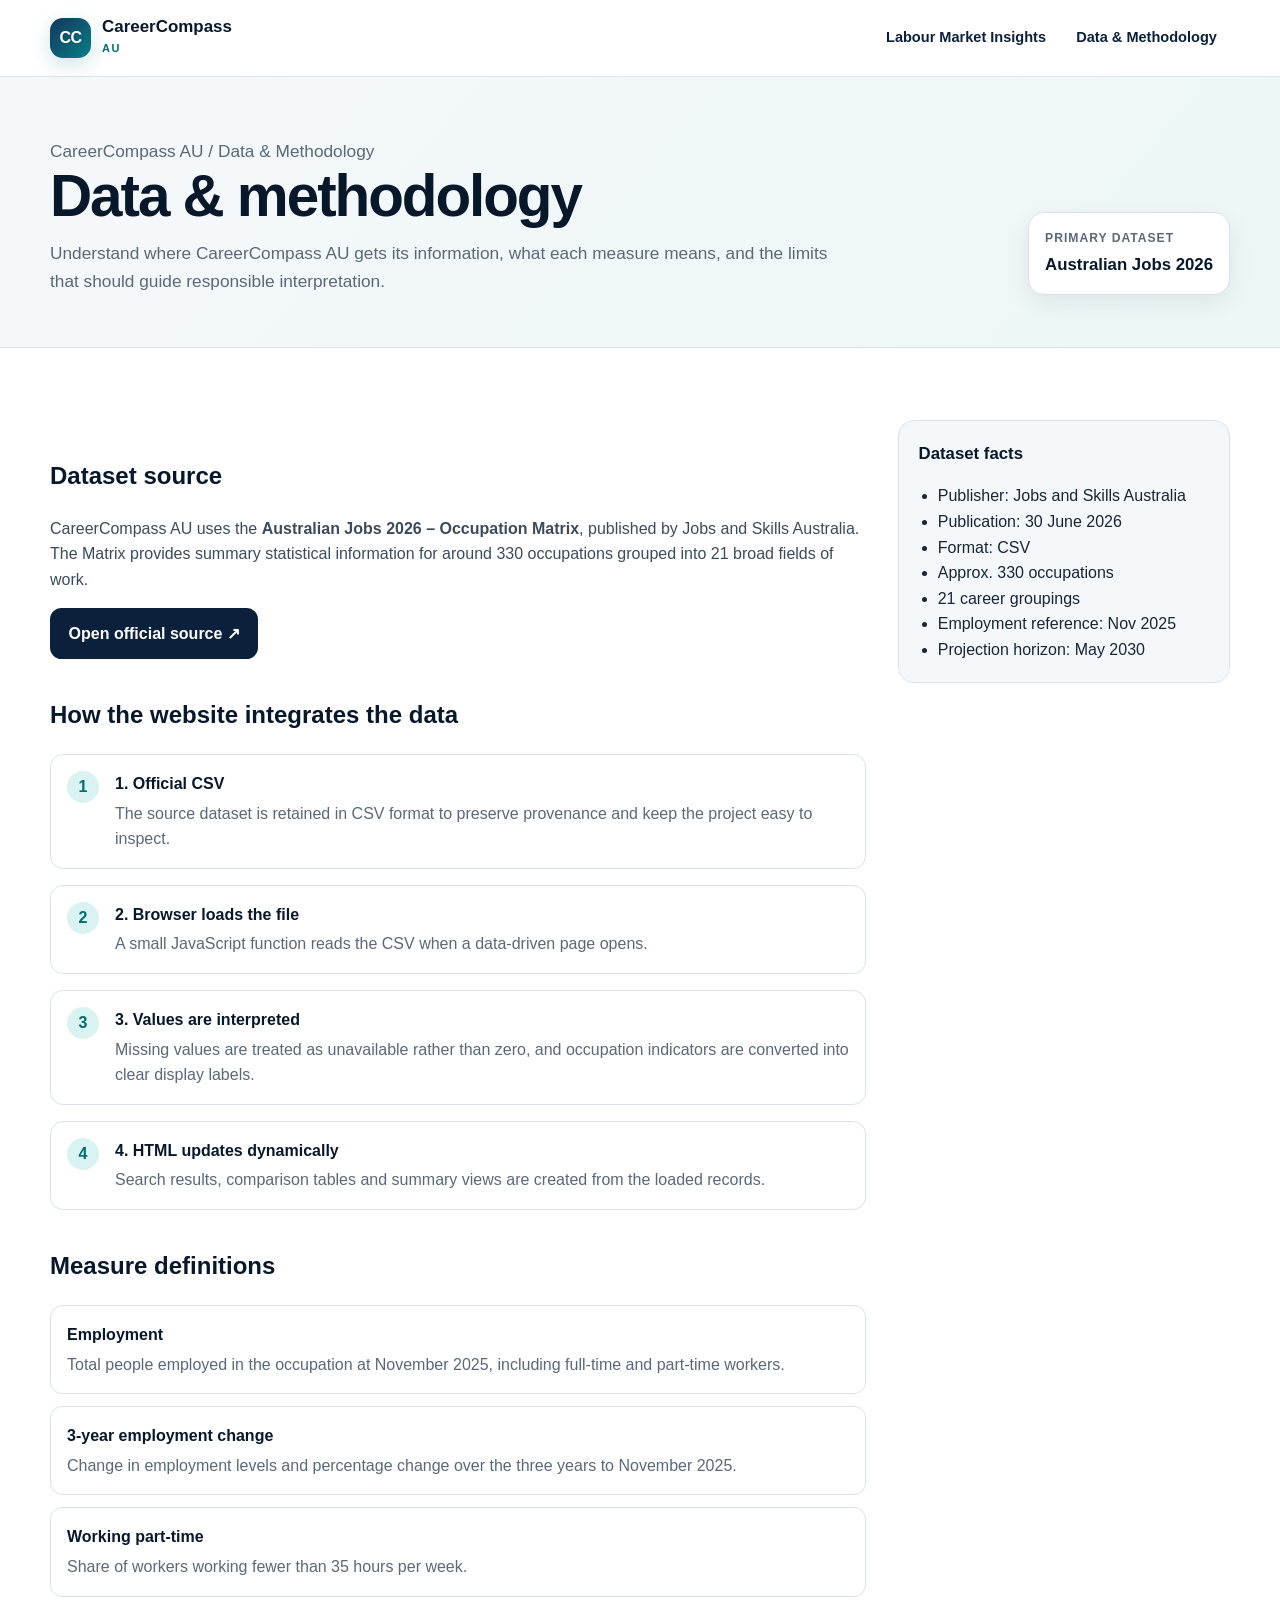
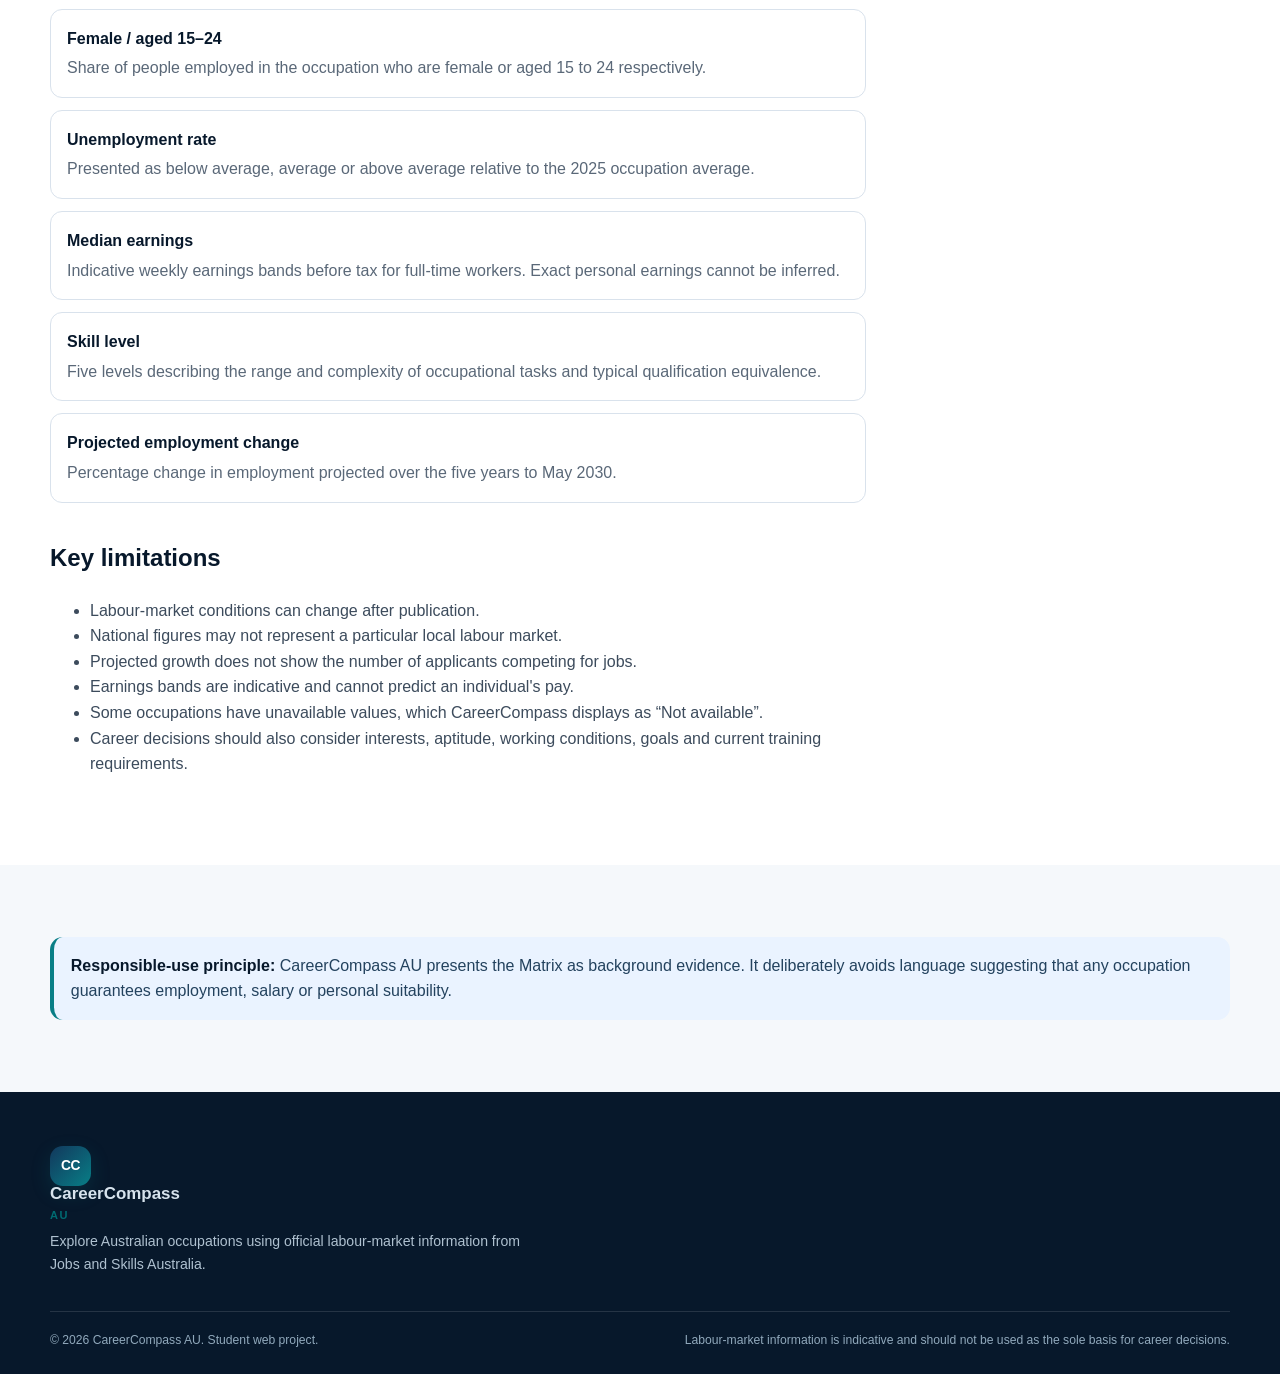
<file: Draft_Santosh_Kumar_CompletedPages/data.html>
<!doctype html>
<html lang="en-AU">
<head>
<meta charset="utf-8"/>
<meta content="width=device-width, initial-scale=1" name="viewport"/>
<meta content="Understand the CareerCompass AU dataset, definitions, methodology and limitations." name="description"/>
<title>Data &amp; Methodology | CareerCompass AU</title>
<link href="css/styles.css" rel="stylesheet"/>
</head>
<body>
<a class="skip-link" href="#main-content">Skip to main content</a>
<header class="site-header">
<div class="container nav-shell">
<a aria-label="CareerCompass AU home" class="brand" href="insights.html">
<span aria-hidden="true" class="brand-mark">CC</span>
<span><strong>CareerCompass</strong><small>AU</small></span>
</a>
<nav aria-label="Primary navigation" class="desktop-nav"><a href="insights.html">Labour Market Insights</a><a href="data.html">Data &amp; Methodology</a></nav>
<details class="mobile-nav">
<summary aria-label="Open navigation">Menu</summary>
<div class="mobile-nav-panel"><a href="insights.html">Labour Market Insights</a><a href="data.html">Data &amp; Methodology</a></div>
</details>
</div>
</header>
<main id="main-content">
<section class="page-hero"><div class="container page-hero-grid"><div><p class="breadcrumb"><span>CareerCompass AU</span> / Data &amp; Methodology</p><h1>Data &amp; methodology</h1><p>Understand where CareerCompass AU gets its information, what each measure means, and the limits that should guide responsible interpretation.</p></div><div class="page-badge"><span>Primary dataset</span><strong>Australian Jobs 2026</strong></div></div></section>
<section class="section"><div class="container content-grid"><article class="prose">
<h2>Dataset source</h2><p>CareerCompass AU uses the <strong>Australian Jobs 2026 – Occupation Matrix</strong>, published by Jobs and Skills Australia. The Matrix provides summary statistical information for around 330 occupations grouped into 21 broad fields of work.</p>
<p><a class="button button-dark" href="https://www.jobsandskills.gov.au/research/australian-jobs" rel="noopener noreferrer" target="_blank">Open official source ↗</a></p>
<h2>How the website integrates the data</h2><div class="steps"><div class="step"><h3>1. Official CSV</h3><p>The source dataset is retained in CSV format to preserve provenance and keep the project easy to inspect.</p></div><div class="step"><h3>2. Browser loads the file</h3><p>A small JavaScript function reads the CSV when a data-driven page opens.</p></div><div class="step"><h3>3. Values are interpreted</h3><p>Missing values are treated as unavailable rather than zero, and occupation indicators are converted into clear display labels.</p></div><div class="step"><h3>4. HTML updates dynamically</h3><p>Search results, comparison tables and summary views are created from the loaded records.</p></div></div>
<h2>Measure definitions</h2><dl class="definition-list"><div><dt>Employment</dt><dd>Total people employed in the occupation at November 2025, including full-time and part-time workers.</dd></div><div><dt>3-year employment change</dt><dd>Change in employment levels and percentage change over the three years to November 2025.</dd></div><div><dt>Working part-time</dt><dd>Share of workers working fewer than 35 hours per week.</dd></div><div><dt>Female / aged 15–24</dt><dd>Share of people employed in the occupation who are female or aged 15 to 24 respectively.</dd></div><div><dt>Unemployment rate</dt><dd>Presented as below average, average or above average relative to the 2025 occupation average.</dd></div><div><dt>Median earnings</dt><dd>Indicative weekly earnings bands before tax for full-time workers. Exact personal earnings cannot be inferred.</dd></div><div><dt>Skill level</dt><dd>Five levels describing the range and complexity of occupational tasks and typical qualification equivalence.</dd></div><div><dt>Projected employment change</dt><dd>Percentage change in employment projected over the five years to May 2030.</dd></div></dl>
<h2>Key limitations</h2><ul><li>Labour-market conditions can change after publication.</li><li>National figures may not represent a particular local labour market.</li><li>Projected growth does not show the number of applicants competing for jobs.</li><li>Earnings bands are indicative and cannot predict an individual's pay.</li><li>Some occupations have unavailable values, which CareerCompass displays as “Not available”.</li><li>Career decisions should also consider interests, aptitude, working conditions, goals and current training requirements.</li></ul>
</article><aside class="side-panel"><h2>Dataset facts</h2><ul><li>Publisher: Jobs and Skills Australia</li><li>Publication: 30 June 2026</li><li>Format: CSV</li><li>Approx. 330 occupations</li><li>21 career groupings</li><li>Employment reference: Nov 2025</li><li>Projection horizon: May 2030</li></ul></aside></div></section>
<section class="section surface"><div class="container"><div class="notice"><strong>Responsible-use principle:</strong> CareerCompass AU presents the Matrix as background evidence. It deliberately avoids language suggesting that any occupation guarantees employment, salary or personal suitability.</div></div></section>
</main>
<footer class="site-footer"><div class="container footer-grid"><div><a class="brand brand-footer" href="insights.html"><span aria-hidden="true" class="brand-mark">CC</span><span><strong>CareerCompass</strong><small>AU</small></span></a><p>Explore Australian occupations using official labour-market information from Jobs and Skills Australia.</p></div></div><div class="container footer-bottom"><p>© 2026 CareerCompass AU. Student web project.</p><p>Labour-market information is indicative and should not be used as the sole basis for career decisions.</p></div></footer>
<script defer="True" src="js/shared-data.js"></script><script defer="True" src="js/member-pages.js"></script></body>
</html>
</file>
<file: Draft_Santosh_Kumar_CompletedPages/css/styles.css>
:root {
  --navy-950: #07182b;
  --navy-900: #0b213b;
  --navy-800: #12385d;
  --teal-700: #006b72;
  --teal-600: #087e86;
  --teal-100: #d9f3f2;
  --blue-100: #eaf3ff;
  --gold-500: #f5b841;
  --gold-100: #fff4d6;
  --green-700: #176b45;
  --green-100: #dff3e9;
  --red-700: #a13d3d;
  --red-100: #fce8e8;
  --ink: #182536;
  --muted: #5a6878;
  --line: #d9e2ec;
  --surface: #ffffff;
  --surface-2: #f5f8fb;
  --surface-3: #eef4f7;
  --shadow-sm: 0 8px 24px rgba(7, 24, 43, .08);
  --shadow-md: 0 18px 55px rgba(7, 24, 43, .12);
  --radius-sm: .65rem;
  --radius-md: 1rem;
  --radius-lg: 1.5rem;
  --content: 1180px;
}

* { box-sizing: border-box; }
html { scroll-behavior: smooth; }
body {
  margin: 0;
  color: var(--ink);
  background: var(--surface);
  font-family: Arial, Helvetica, sans-serif;
  line-height: 1.6;
  -webkit-font-smoothing: antialiased;
}
img { max-width: 100%; height: auto; }
a { color: var(--teal-700); text-underline-offset: .18em; }
a:hover { text-decoration-thickness: 2px; }
button, input, select, textarea { font: inherit; }
button { cursor: pointer; }
:focus-visible { outline: 3px solid var(--gold-500); outline-offset: 3px; }

.skip-link {
  position: fixed; left: 1rem; top: -5rem; z-index: 9999;
  background: #fff; color: var(--navy-950); padding: .7rem 1rem;
  border-radius: .5rem; box-shadow: var(--shadow-sm); font-weight: 700;
}
.skip-link:focus { top: 1rem; }

.container { width: min(calc(100% - 2rem), var(--content)); margin-inline: auto; }
.section { padding: 4.5rem 0; }
.section-tight { padding: 3rem 0; }
.surface { background: var(--surface-2); }
.eyebrow { margin: 0 0 .6rem; color: var(--teal-700); font-size: .78rem; font-weight: 800; letter-spacing: .12em; text-transform: uppercase; }
.section-heading { max-width: 760px; margin-bottom: 2rem; }
.section-heading h2 { margin: .2rem 0 .7rem; font-size: clamp(1.8rem, 3vw, 2.65rem); line-height: 1.16; color: var(--navy-950); }
.section-heading p { margin: 0; color: var(--muted); font-size: 1.06rem; }

.site-header { position: sticky; top: 0; z-index: 1000; background: rgba(255,255,255,.97); border-bottom: 1px solid rgba(217,226,236,.85); }
.nav-shell { min-height: 76px; display: flex; align-items: center; justify-content: space-between; gap: 2rem; }
.brand { display: inline-flex; align-items: center; gap: .7rem; color: var(--navy-950); text-decoration: none; }
.brand-mark { width: 2.55rem; height: 2.55rem; display: grid; place-items: center; border-radius: .8rem; color: white; font-weight: 900; letter-spacing: -.04em; background: linear-gradient(135deg, var(--navy-800), var(--teal-600)); box-shadow: 0 7px 20px rgba(8,126,134,.2); }
.brand strong { display: block; line-height: 1; font-size: 1.06rem; }
.brand small { display: block; margin-top: .24rem; color: var(--teal-700); font-size: .69rem; font-weight: 800; letter-spacing: .14em; }
.desktop-nav { display: flex; align-items: center; gap: .25rem; }
.desktop-nav > a, .nav-group-label { border: 0; background: transparent; color: var(--navy-900); text-decoration: none; padding: .65rem .82rem; border-radius: .55rem; font-weight: 700; font-size: .91rem; }
.desktop-nav > a:hover, .nav-group-label:hover { background: var(--surface-3); }
.desktop-nav .nav-cta { margin-left: .3rem; background: var(--navy-900); color: white; padding-inline: 1rem; }
.desktop-nav .nav-cta:hover { background: var(--teal-700); }
.nav-group { position: relative; }
.nav-dropdown { position: absolute; top: calc(100% + .5rem); left: 0; min-width: 235px; display: none; padding: .5rem; background: white; border: 1px solid var(--line); border-radius: .85rem; box-shadow: var(--shadow-md); }
.nav-dropdown-right { right: 0; left: auto; }
.nav-dropdown a { display: block; color: var(--ink); text-decoration: none; padding: .7rem .75rem; border-radius: .55rem; font-weight: 700; font-size: .9rem; }
.nav-dropdown a:hover { background: var(--surface-2); color: var(--teal-700); }
.nav-group:hover .nav-dropdown, .nav-group:focus-within .nav-dropdown { display: block; }
.mobile-nav { display: none; position: relative; }
.mobile-nav summary { list-style: none; padding: .55rem .85rem; border: 1px solid var(--line); border-radius: .65rem; font-weight: 800; color: var(--navy-900); }
.mobile-nav summary::-webkit-details-marker { display: none; }
.mobile-nav-panel { position: absolute; right: 0; top: calc(100% + .65rem); width: min(82vw, 320px); background: white; border: 1px solid var(--line); border-radius: .9rem; padding: .6rem; box-shadow: var(--shadow-md); max-height: 72vh; overflow: auto; }
.mobile-nav-panel a, .mobile-nav-panel span { display: block; padding: .67rem .75rem; border-radius: .5rem; text-decoration: none; }
.mobile-nav-panel a { color: var(--ink); font-weight: 700; }
.mobile-nav-panel a:hover { background: var(--surface-2); }
.mobile-nav-panel span { padding-top: 1rem; color: var(--teal-700); font-size: .75rem; font-weight: 900; letter-spacing: .1em; text-transform: uppercase; }

.hero { position: relative; overflow: hidden; padding: 6rem 0 5.3rem; background: linear-gradient(128deg, var(--navy-950), #103c5e 63%, #0c6670); color: white; }
.hero::before, .hero::after { content: ""; position: absolute; border-radius: 50%; pointer-events: none; }
.hero::before { width: 35rem; height: 35rem; right: -14rem; top: -19rem; border: 1px solid rgba(255,255,255,.14); box-shadow: 0 0 0 75px rgba(255,255,255,.035), 0 0 0 150px rgba(255,255,255,.025); }
.hero::after { width: 17rem; height: 17rem; left: 47%; bottom: -13rem; background: rgba(245,184,65,.08); }
.hero-grid { position: relative; z-index: 1; display: grid; grid-template-columns: minmax(0,1.15fr) minmax(330px,.85fr); gap: 4.2rem; align-items: center; }
.hero h1 { margin: .3rem 0 1.1rem; max-width: 760px; font-size: clamp(2.45rem, 6vw, 4.8rem); line-height: 1.02; letter-spacing: -.045em; }
.hero p { max-width: 690px; margin: 0 0 1.8rem; font-size: clamp(1.05rem, 2vw, 1.22rem); color: #dce9f4; }
.hero .eyebrow { color: #9fe8e2; }
.hero-actions { display: flex; flex-wrap: wrap; gap: .8rem; margin-bottom: 1.4rem; }
.button { display: inline-flex; justify-content: center; align-items: center; gap: .45rem; min-height: 46px; padding: .72rem 1.1rem; border: 1px solid transparent; border-radius: .72rem; text-decoration: none; font-weight: 800; transition: transform .18s ease, background .18s ease, border-color .18s ease; }
.button:hover { transform: translateY(-2px); text-decoration: none; }
.button-primary { background: var(--gold-500); color: var(--navy-950); }
.button-primary:hover { background: #ffd06a; }
.button-secondary { border-color: rgba(255,255,255,.38); color: white; background: rgba(255,255,255,.06); }
.button-secondary:hover { background: rgba(255,255,255,.12); }
.button-dark { background: var(--navy-900); color: white; }
.button-dark:hover { background: var(--teal-700); }
.button-light { background: white; border-color: var(--line); color: var(--navy-900); }
.button-light:hover { background: var(--surface-2); }
.hero-note { display: flex; align-items: flex-start; gap: .55rem; max-width: 620px; font-size: .86rem; color: #c8d7e4; }
.hero-note span { color: var(--gold-500); font-size: 1rem; }
.hero-dashboard { background: rgba(255,255,255,.98); color: var(--ink); padding: 1.25rem; border-radius: 1.35rem; box-shadow: 0 28px 70px rgba(0,0,0,.23); }
.dashboard-top { display: flex; align-items: center; justify-content: space-between; margin-bottom: 1rem; }
.dashboard-top strong { color: var(--navy-950); }
.status-pill { display: inline-flex; align-items: center; gap: .35rem; padding: .3rem .55rem; border-radius: 999px; background: var(--green-100); color: var(--green-700); font-size: .72rem; font-weight: 800; }
.fake-search { padding: .72rem .85rem; border: 1px solid var(--line); border-radius: .7rem; color: var(--muted); background: white; margin-bottom: .9rem; }
.mini-career { padding: .85rem; border: 1px solid var(--line); border-radius: .8rem; margin-top: .7rem; }
.mini-career-head { display: flex; justify-content: space-between; gap: 1rem; align-items: start; }
.mini-career strong { display: block; color: var(--navy-950); }
.mini-career small { color: var(--muted); }
.trend-up { color: var(--green-700); font-weight: 900; }
.mini-bar { height: .42rem; margin-top: .75rem; background: var(--surface-3); border-radius: 999px; overflow: hidden; }
.mini-bar span { display: block; height: 100%; border-radius: inherit; background: linear-gradient(90deg, var(--teal-600), #4ab2ac); }

.stat-grid { display: grid; grid-template-columns: repeat(4, 1fr); gap: 1rem; margin-top: -2.15rem; position: relative; z-index: 5; }
.stat-card { background: white; border: 1px solid var(--line); border-radius: var(--radius-md); padding: 1.25rem; box-shadow: var(--shadow-sm); }
.stat-card strong { display: block; color: var(--navy-950); font-size: 1.75rem; line-height: 1.1; }
.stat-card span { color: var(--muted); font-size: .88rem; }

.card-grid { display: grid; grid-template-columns: repeat(3, 1fr); gap: 1.25rem; }
.feature-card, .info-card, .skill-card, .metric-card { background: white; border: 1px solid var(--line); border-radius: var(--radius-md); padding: 1.35rem; }
.feature-card { box-shadow: 0 10px 30px rgba(7,24,43,.055); transition: transform .18s ease, box-shadow .18s ease, border-color .18s ease; }
.feature-card:hover { transform: translateY(-4px); box-shadow: var(--shadow-md); border-color: #b5ccd8; }
.card-kicker { display: inline-block; margin-bottom: .75rem; padding: .24rem .5rem; border-radius: 999px; background: var(--teal-100); color: var(--teal-700); font-size: .72rem; font-weight: 900; text-transform: uppercase; letter-spacing: .07em; }
.feature-card h3, .info-card h3, .skill-card h3 { margin: .1rem 0 .55rem; color: var(--navy-950); font-size: 1.17rem; }
.feature-card p, .info-card p, .skill-card p { margin: 0 0 .9rem; color: var(--muted); }
.card-link { font-weight: 800; text-decoration: none; }
.card-link::after { content: " →"; }

.page-hero { padding: 3.8rem 0 3.25rem; background: linear-gradient(130deg, var(--surface-2), #edf7f7); border-bottom: 1px solid var(--line); }
.page-hero-grid { display: grid; grid-template-columns: 1fr auto; gap: 2rem; align-items: end; }
.breadcrumb { margin: 0 0 .75rem; color: var(--muted); font-size: .88rem; }
.breadcrumb a { color: var(--teal-700); }
.page-hero h1 { max-width: 850px; margin: 0 0 .8rem; color: var(--navy-950); font-size: clamp(2.1rem, 5vw, 3.65rem); line-height: 1.06; letter-spacing: -.035em; }
.page-hero p { max-width: 800px; margin: 0; color: var(--muted); font-size: 1.08rem; }
.page-badge { min-width: 190px; padding: 1rem; border-radius: var(--radius-md); background: white; border: 1px solid var(--line); box-shadow: var(--shadow-sm); }
.page-badge span { display: block; color: var(--muted); font-size: .76rem; font-weight: 800; text-transform: uppercase; letter-spacing: .08em; }
.page-badge strong { display: block; margin-top: .2rem; color: var(--navy-950); font-size: 1.05rem; }

.notice { padding: 1rem 1.05rem; border-radius: .8rem; border-left: 4px solid var(--teal-600); background: var(--blue-100); color: #23425e; }
.notice strong { color: var(--navy-950); }
.notice-warning { border-left-color: var(--gold-500); background: var(--gold-100); color: #624d19; }
.notice-danger { border-left-color: var(--red-700); background: var(--red-100); color: #703131; }
.data-status { display: none; margin: 0 0 1rem; padding: .7rem .9rem; border-radius: .7rem; background: var(--gold-100); color: #654d12; font-size: .88rem; }
.data-status.is-visible { display: block; }

.filter-panel { margin-bottom: 1.4rem; padding: 1.2rem; background: var(--surface-2); border: 1px solid var(--line); border-radius: var(--radius-md); }
.filter-grid { display: grid; grid-template-columns: 2fr repeat(3, 1fr); gap: .9rem; }
.form-field { display: flex; flex-direction: column; gap: .38rem; }
.form-field label, fieldset legend { color: var(--navy-900); font-weight: 800; font-size: .88rem; }
input, select, textarea { width: 100%; border: 1px solid #bac8d5; border-radius: .65rem; background: white; color: var(--ink); padding: .72rem .8rem; }
input:hover, select:hover, textarea:hover { border-color: #8aa2b5; }
textarea { min-height: 145px; resize: vertical; }
.filter-actions { display: flex; flex-wrap: wrap; align-items: end; gap: .65rem; margin-top: .9rem; }
.results-head { display: flex; justify-content: space-between; align-items: center; gap: 1rem; margin-bottom: 1rem; }
.results-head p { margin: 0; color: var(--muted); }
.result-count { font-weight: 900; color: var(--navy-950); }

.career-results { display: grid; grid-template-columns: repeat(3, 1fr); gap: 1rem; }
.career-card { display: flex; flex-direction: column; min-height: 100%; background: white; border: 1px solid var(--line); border-radius: var(--radius-md); padding: 1.2rem; box-shadow: 0 8px 24px rgba(7,24,43,.05); }
.career-card-top { display: flex; justify-content: space-between; gap: 1rem; align-items: flex-start; }
.career-card h2, .career-card h3 { margin: .15rem 0 .35rem; color: var(--navy-950); font-size: 1.08rem; }
.career-category { margin: 0 0 .8rem; color: var(--muted); font-size: .82rem; }
.group-chip { flex: 0 0 auto; display: grid; place-items: center; min-width: 2.1rem; height: 2.1rem; padding: 0 .45rem; border-radius: .58rem; background: var(--surface-3); color: var(--navy-800); font-size: .72rem; font-weight: 900; }
.career-metrics { display: grid; grid-template-columns: 1fr 1fr; gap: .55rem; margin: .2rem 0 .9rem; }
.career-metric { padding: .6rem; border-radius: .6rem; background: var(--surface-2); }
.career-metric span { display: block; color: var(--muted); font-size: .7rem; }
.career-metric strong { display: block; color: var(--navy-950); font-size: .9rem; }
.career-card-foot { margin-top: auto; padding-top: .3rem; border-top: 1px solid var(--line); display: flex; justify-content: space-between; gap: 1rem; color: var(--muted); font-size: .8rem; }
.positive { color: var(--green-700) !important; }
.negative { color: var(--red-700) !important; }
.neutral { color: var(--muted) !important; }

.table-wrap { width: 100%; overflow-x: auto; border: 1px solid var(--line); border-radius: var(--radius-md); background: white; }
table { width: 100%; border-collapse: collapse; min-width: 760px; }
caption { padding: 1rem 1rem .65rem; text-align: left; color: var(--navy-950); font-weight: 900; }
th, td { padding: .78rem .85rem; border-bottom: 1px solid var(--line); text-align: left; vertical-align: top; }
thead th { background: var(--navy-900); color: white; font-size: .82rem; }
tbody tr:nth-child(even) { background: #fafcfe; }
tbody tr:hover { background: #f1f7f8; }
td.num, th.num { text-align: right; font-variant-numeric: tabular-nums; }
.table-help { margin: .7rem 0 0; color: var(--muted); font-size: .84rem; }

.compare-controls { display: grid; grid-template-columns: repeat(3, 1fr); gap: 1rem; margin-bottom: 1rem; }
.compare-empty { padding: 2rem; text-align: center; background: var(--surface-2); border: 1px dashed #b8c8d6; border-radius: var(--radius-md); color: var(--muted); }

.metric-grid { display: grid; grid-template-columns: repeat(4, 1fr); gap: 1rem; }
.metric-card span { display: block; color: var(--muted); font-size: .76rem; font-weight: 700; }
.metric-card strong { display: block; margin-top: .25rem; color: var(--navy-950); font-size: 1.7rem; line-height: 1.15; }
.metric-card small { display: block; margin-top: .35rem; color: var(--muted); }

.bar-list { display: grid; gap: .9rem; }
.bar-row { display: grid; grid-template-columns: minmax(180px, .9fr) minmax(230px, 2fr) auto; gap: 1rem; align-items: center; }
.bar-label { font-weight: 800; color: var(--navy-900); }
.bar-track { height: .72rem; background: var(--surface-3); border-radius: 999px; overflow: hidden; }
.bar-fill { height: 100%; min-width: 2px; border-radius: inherit; background: linear-gradient(90deg, var(--teal-700), #47aaa6); }
.bar-value { min-width: 72px; text-align: right; color: var(--muted); font-variant-numeric: tabular-nums; font-weight: 700; }

.two-column { display: grid; grid-template-columns: 1fr 1fr; gap: 1.25rem; }
.content-grid { display: grid; grid-template-columns: minmax(0, 1.6fr) minmax(260px,.65fr); gap: 2rem; align-items: start; }
.side-panel { position: sticky; top: 96px; background: var(--surface-2); border: 1px solid var(--line); border-radius: var(--radius-md); padding: 1.2rem; }
.side-panel h2 { margin-top: 0; font-size: 1.05rem; color: var(--navy-950); }
.side-panel ul { padding-left: 1.2rem; margin-bottom: 0; }
.prose h2 { margin-top: 2.3rem; color: var(--navy-950); }
.prose h3 { margin-top: 1.5rem; color: var(--navy-900); }
.prose p, .prose li { color: #3c4b5c; }
.definition-list { display: grid; gap: .75rem; }
.definition-list div { padding: 1rem; border: 1px solid var(--line); border-radius: .75rem; background: white; }
.definition-list dt { font-weight: 900; color: var(--navy-950); }
.definition-list dd { margin: .25rem 0 0; color: var(--muted); }

.skill-grid { display: grid; grid-template-columns: repeat(5, 1fr); gap: 1rem; }
.skill-card { position: relative; overflow: hidden; }
.skill-number { width: 2.5rem; height: 2.5rem; display: grid; place-items: center; border-radius: .75rem; background: var(--navy-900); color: white; font-weight: 900; margin-bottom: .9rem; }
.skill-card:nth-child(2n) .skill-number { background: var(--teal-700); }
.skill-card .card-link { display: inline-block; margin-top: .25rem; }

.steps { counter-reset: step; display: grid; gap: 1rem; }
.step { position: relative; padding: 1rem 1rem 1rem 4rem; background: white; border: 1px solid var(--line); border-radius: .8rem; }
.step::before { counter-increment: step; content: counter(step); position: absolute; left: 1rem; top: 1rem; width: 2rem; height: 2rem; display: grid; place-items: center; border-radius: 50%; background: var(--teal-100); color: var(--teal-700); font-weight: 900; }
.step h3 { margin: 0 0 .25rem; color: var(--navy-950); font-size: 1rem; }
.step p { margin: 0; color: var(--muted); }

.team-grid { display: grid; grid-template-columns: repeat(4, 1fr); gap: 1rem; }
.team-card { padding: 1.2rem; border: 1px solid var(--line); border-radius: var(--radius-md); background: white; text-align: center; }
.team-avatar { width: 3.4rem; height: 3.4rem; display: grid; place-items: center; margin: 0 auto .8rem; border-radius: 50%; background: var(--surface-3); color: var(--navy-800); font-weight: 900; }
.team-card h3 { margin: 0; color: var(--navy-950); font-size: 1rem; }
.team-card p { margin: .25rem 0 0; color: var(--muted); font-size: .85rem; }

form.panel-form { max-width: 780px; padding: 1.35rem; border: 1px solid var(--line); border-radius: var(--radius-md); background: white; box-shadow: var(--shadow-sm); }
.form-grid { display: grid; grid-template-columns: 1fr 1fr; gap: 1rem; }
fieldset { margin: 1rem 0 0; padding: 1rem; border: 1px solid var(--line); border-radius: .75rem; }
.radio-row { display: flex; flex-wrap: wrap; gap: 1rem; }
.radio-row label, .checkbox-row { display: inline-flex; align-items: center; gap: .5rem; font-weight: 600; }
.radio-row input, .checkbox-row input { width: auto; }
.form-status { margin-top: 1rem; padding: .9rem; border-radius: .7rem; background: var(--green-100); color: var(--green-700); font-weight: 700; }

.callout { padding: 1.5rem; border-radius: var(--radius-lg); background: linear-gradient(130deg, var(--navy-950), #12475f); color: white; }
.callout-grid { display: grid; grid-template-columns: 1.4fr auto; gap: 2rem; align-items: center; }
.callout h2 { margin: 0 0 .45rem; font-size: clamp(1.6rem,3vw,2.25rem); }
.callout p { margin: 0; color: #d9e7f2; }

.site-footer { padding: 3rem 0 1.5rem; background: var(--navy-950); color: #d7e3ed; }
.footer-grid { display: grid; grid-template-columns: 1.5fr .7fr .8fr; gap: 3rem; }
.brand-footer { color: white; margin-bottom: .8rem; }
.footer-grid h2 { margin: 0 0 .6rem; color: white; font-size: .92rem; }
.footer-grid p { max-width: 500px; margin: 0; color: #afc1d0; font-size: .88rem; }
.footer-grid a { display: block; width: fit-content; margin: .35rem 0; color: #d7e3ed; text-decoration: none; font-size: .86rem; }
.footer-grid a:hover { color: white; text-decoration: underline; }
.footer-bottom { display: flex; justify-content: space-between; gap: 2rem; margin-top: 2.2rem; padding-top: 1.2rem; border-top: 1px solid rgba(255,255,255,.12); }
.footer-bottom p { margin: 0; color: #91a9bc; font-size: .76rem; }

@media (max-width: 1020px) {
  .desktop-nav { display: none; }
  .mobile-nav { display: block; }
  .hero-grid { grid-template-columns: 1fr; gap: 2.4rem; }
  .hero-dashboard { max-width: 650px; }
  .stat-grid, .metric-grid { grid-template-columns: repeat(2, 1fr); }
  .card-grid, .career-results { grid-template-columns: repeat(2, 1fr); }
  .filter-grid { grid-template-columns: repeat(2, 1fr); }
  .skill-grid { grid-template-columns: repeat(3, 1fr); }
  .team-grid { grid-template-columns: repeat(2, 1fr); }
  .content-grid { grid-template-columns: 1fr; }
  .side-panel { position: static; }
}

@media (max-width: 700px) {
  .container { width: min(calc(100% - 1.25rem), var(--content)); }
  .section { padding: 3.4rem 0; }
  .nav-shell { min-height: 66px; }
  .brand-mark { width: 2.25rem; height: 2.25rem; }
  .hero { padding: 4.4rem 0 4rem; }
  .hero-grid { gap: 2rem; }
  .hero h1 { font-size: clamp(2.35rem, 12vw, 3.55rem); }
  .hero-dashboard { padding: 1rem; }
  .stat-grid { margin-top: -1.4rem; }
  .stat-grid, .metric-grid, .card-grid, .career-results, .filter-grid, .compare-controls, .two-column, .form-grid, .team-grid, .skill-grid { grid-template-columns: 1fr; }
  .page-hero-grid, .callout-grid { grid-template-columns: 1fr; align-items: start; }
  .page-badge { width: 100%; }
  .career-metrics { grid-template-columns: 1fr 1fr; }
  .bar-row { grid-template-columns: 1fr auto; gap: .35rem .8rem; }
  .bar-track { grid-column: 1 / -1; grid-row: 2; }
  .bar-value { grid-column: 2; grid-row: 1; }
  .footer-grid { grid-template-columns: 1fr; gap: 1.7rem; }
  .footer-bottom { flex-direction: column; gap: .5rem; }
}


/* Future Outlook: readable on desktop, tablet and mobile without horizontal page scrolling. */
.filter-summary { margin: .7rem 0 0; color: var(--muted); font-size: .84rem; }
.outlook-grid { align-items: start; }
.outlook-grid > div { min-width: 0; }
.outlook-table-wrap { max-width: 100%; }
.outlook-table { min-width: 640px; }
.side-panel-subheading { margin-top: 1.4rem !important; padding-top: 1.1rem; border-top: 1px solid var(--line); }
.team-card strong { color: var(--navy-900); }

@media (max-width: 1100px) {
  .outlook-grid { grid-template-columns: 1fr; gap: 2.4rem; }
}

@media (max-width: 720px) {
  .outlook-table-wrap { overflow: visible; border: 0; background: transparent; }
  .outlook-table { min-width: 0; border-collapse: separate; border-spacing: 0; }
  .outlook-table caption { padding: 0 0 .75rem; }
  .outlook-table thead {
    position: absolute;
    width: 1px;
    height: 1px;
    padding: 0;
    margin: -1px;
    overflow: hidden;
    clip: rect(0, 0, 0, 0);
    white-space: nowrap;
    border: 0;
  }
  .outlook-table tbody { display: grid; gap: .8rem; }
  .outlook-table tbody tr { display: grid; grid-template-columns: 1fr; gap: .42rem; padding: 1rem; border: 1px solid var(--line); border-radius: .8rem; background: white; box-shadow: 0 5px 16px rgba(7,24,43,.04); }
  .outlook-table tbody tr:nth-child(even),
  .outlook-table tbody tr:hover { background: white; }
  .outlook-table tbody td,
  .outlook-table tbody th { display: grid; grid-template-columns: minmax(108px, .42fr) 1fr; gap: .7rem; padding: .2rem 0; border: 0; text-align: left; }
  .outlook-table tbody td::before,
  .outlook-table tbody th::before { content: attr(data-label); color: var(--muted); font-size: .74rem; font-weight: 800; }
  .outlook-table tbody th { color: var(--navy-950); }
  .outlook-table tbody td.num,
  .outlook-table tbody th.num { text-align: left; }
  .outlook-table .empty-row { display: block; }
  .outlook-table .empty-row td { display: block; padding: .35rem 0; color: var(--muted); }
  .outlook-table .empty-row td::before { content: none; }
}

@media (prefers-reduced-motion: reduce) {
  html { scroll-behavior: auto; }
  *, *::before, *::after { animation-duration: .01ms !important; transition-duration: .01ms !important; }
}

/* Purposeful responsive illustrations. These enhance the existing layout without carrying essential data. */
.visual-section { padding: 2rem 0 0; }
.page-visual-section { background: var(--surface); }
.visual-banner {
  margin: 0;
  overflow: hidden;
  border: 1px solid var(--line);
  border-radius: var(--radius-lg);
  background: var(--surface-2);
  box-shadow: var(--shadow-sm);
}
.visual-banner img {
  display: block;
  width: 100%;
  height: clamp(250px, 31vw, 390px);
  object-fit: cover;
  object-position: center;
}
.visual-banner-home img { height: clamp(270px, 34vw, 430px); }

@media (max-width: 700px) {
  .visual-section { padding-top: 1.25rem; }
  .visual-banner { border-radius: var(--radius-md); }
  .visual-banner img,
  .visual-banner-home img { height: auto; object-fit: contain; }
}
</file>
